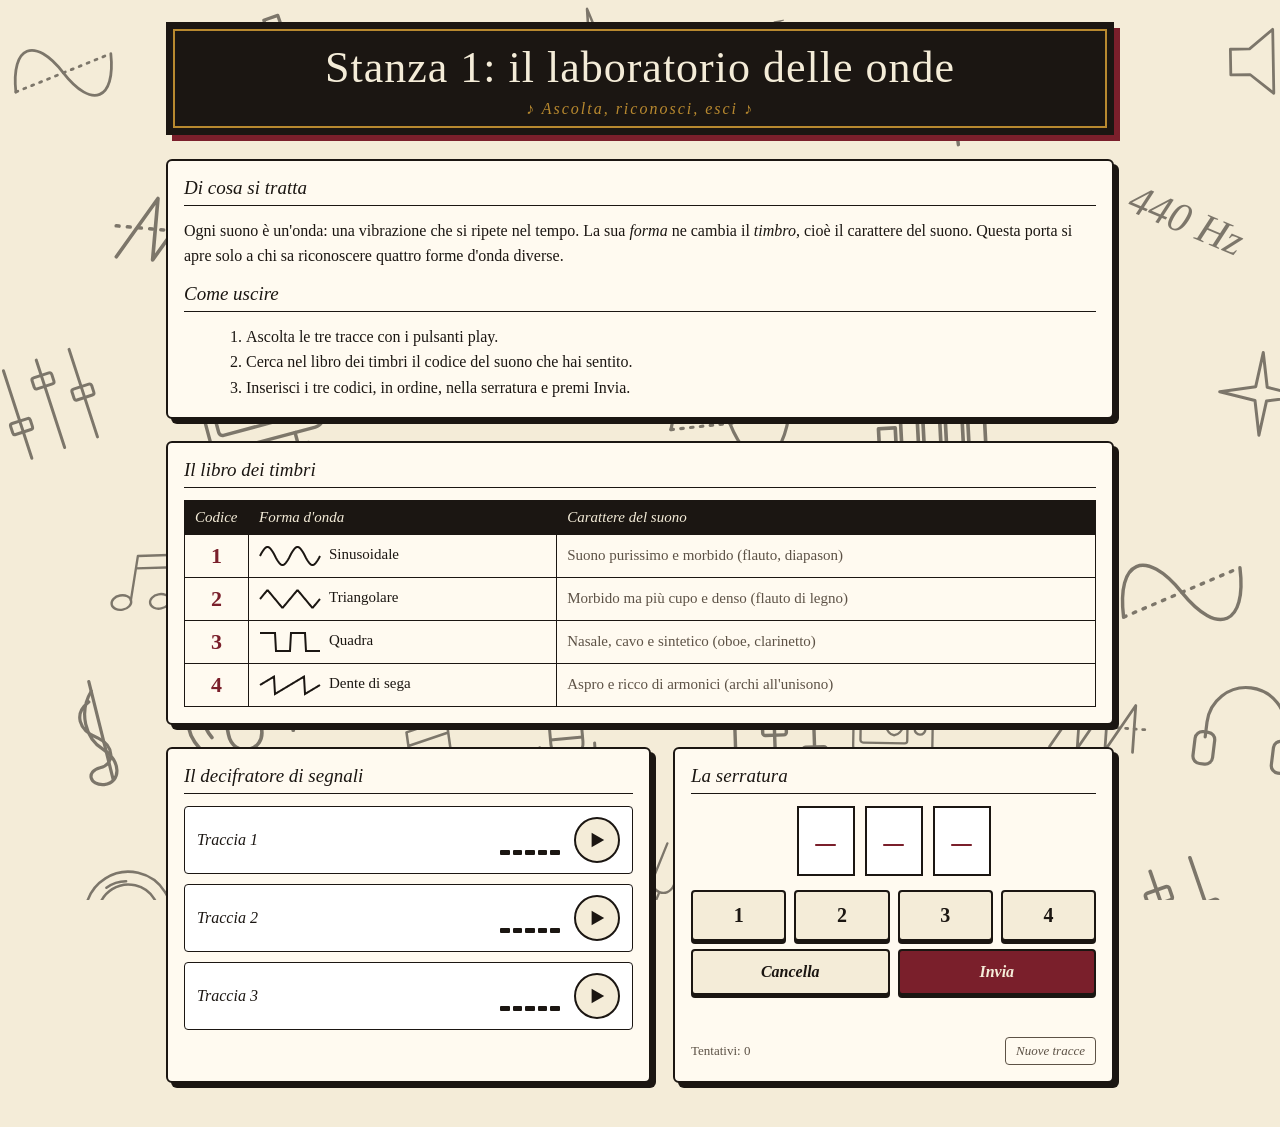
<file: rooms/first_room/index.html>
<!DOCTYPE html>
<html lang="it">
<head>
  <meta charset="UTF-8">
  <meta name="viewport" content="width=device-width, initial-scale=1">
  <title>Stanza 1 – Il laboratorio delle onde</title>

  <link rel="stylesheet" href="../../shared/base.css">
  <link rel="stylesheet" href="style.css">

  <script src="../../shared/doodles.js" defer></script>
  <script src="audio.js" defer></script>
  <script src="main.js" defer></script>
</head>
<body>

  <svg id="doodles" aria-hidden="true"></svg>

  <main>
    <header class="banner">
      <h1>Stanza 1: il laboratorio delle onde</h1>
      <p>♪ Ascolta, riconosci, esci ♪</p>
    </header>

    <section class="card intro">
      <h2>Di cosa si tratta</h2>
      <p>Ogni suono è un'onda: una vibrazione che si ripete nel tempo. La sua <i>forma</i> ne cambia il <i>timbro</i>, cioè il carattere del suono. Questa porta si apre solo a chi sa riconoscere quattro forme d'onda diverse.</p>

      <h2 class="how">Come uscire</h2>
      <ol>
        <li>Ascolta le tre tracce con i pulsanti play.</li>
        <li>Cerca nel libro dei timbri il codice del suono che hai sentito.</li>
        <li>Inserisci i tre codici, in ordine, nella serratura e premi Invia.</li>
      </ol>
    </section>

    <section class="card">
      <h2>Il libro dei timbri</h2>
      <table>
        <thead>
          <tr><th>Codice</th><th>Forma d'onda</th><th>Carattere del suono</th></tr>
        </thead>
        <tbody id="legend"></tbody>
      </table>
    </section>

    <div class="cols">
      <section class="card">
        <h2>Il decifratore di segnali</h2>
        <div id="tracks"></div>
      </section>

      <section class="card" id="lock">
        <h2>La serratura</h2>
        <div class="display" id="display"></div>
        <div class="pad" id="pad"></div>
        <div class="status" id="status" role="status" aria-live="polite"></div>
        <div class="tools">
          <span id="tries">Tentativi: 0</span>
          <button class="ghost" id="regen" type="button">Nuove tracce</button>
        </div>
      </section>
    </div>
  </main>

  <div id="win">
    <div>
      <h2>Porta aperta!</h2>
      <p>Hai riconosciuto le tre onde. La sala successiva ti aspetta.</p>
      <button class="key go" id="next" type="button">Alla stanza 2</button>
    </div>
  </div>

</body>
</html>
</file>
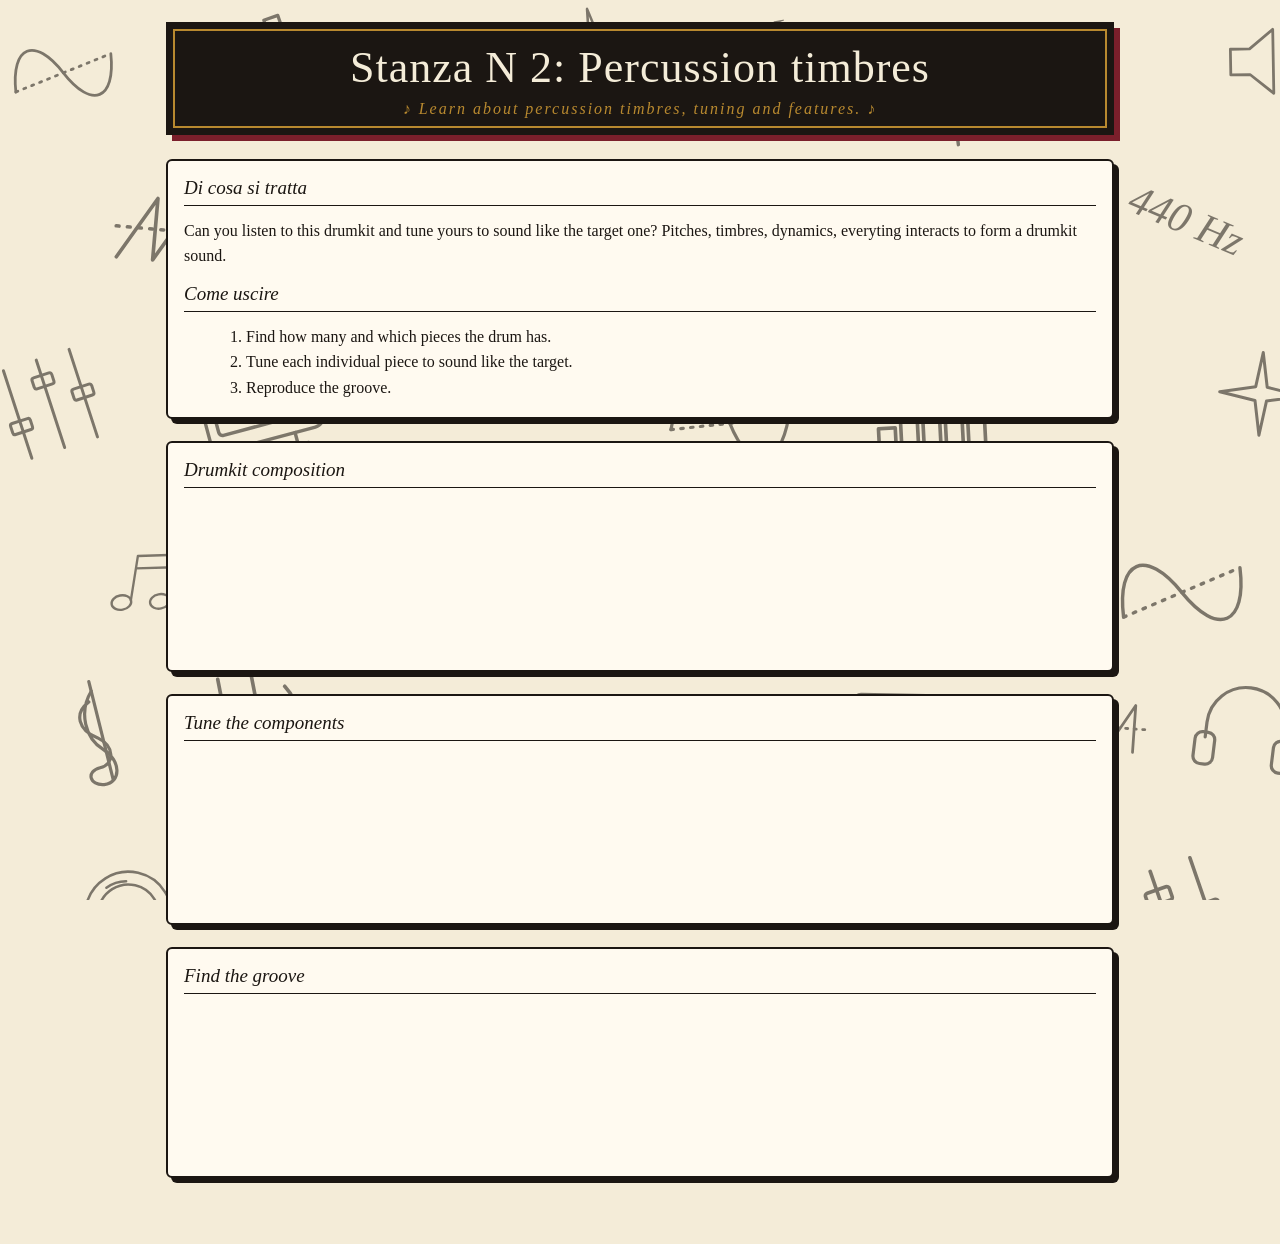
<file: rooms/percussion-room/index.html>
<!DOCTYPE html>
<html lang="it">
<head>
  <meta charset="UTF-8">
  <meta name="viewport" content="width=device-width, initial-scale=1">
  <!-- TODO: room title -->
  <title>Room # – Drums and percussions</title>

  <link rel="stylesheet" href="../../shared/base.css">
  <link rel="stylesheet" href="style.css">

  <script src="../../shared/doodles.js" defer></script>
  <script src="main.js" defer></script>
</head>
<body>

  <!-- Doodle background (filled by shared/doodles.js) -->
  <svg id="doodles" aria-hidden="true"></svg>

  <main>
    <!-- Header -->
    <header class="banner">
      <h1>Stanza N 2: Percussion timbres</h1>
      <p>♪ Learn about percussion timbres, tuning and features. ♪</p>
    </header>

    <!-- Intro: story + rules -->
    <section class="card intro">
      <h2>Di cosa si tratta</h2>
      <p>Can you listen to this drumkit and tune yours to sound like the target one? Pitches, timbres, dynamics, everyting interacts to form a drumkit sound.</p>

      <h2 class="how">Come uscire</h2>
      <ol>
        <li>Find how many and which pieces the drum has.</li>
        <li>Tune each individual piece to sound like the target.</li>
        <li>Reproduce the groove.</li>
      </ol>
    </section>

    <!-- Puzzle: put the room's interactive content here -->
    <section class="card" id="drum-comp">
      <h2>Drumkit composition</h2>
      <div id="puzzle-area"></div>
      <div class="status" id="status" role="status" aria-live="polite"></div>
    </section>

    <section class="card" id="tune-drum">
      <h2>Tune the components</h2>
      <div id="puzzle-area"></div>
      <div class="status" id="status" role="status" aria-live="polite"></div>
    </section>

    <section class="card" id="groove-finder">
      <h2>Find the groove</h2>
      <div id="puzzle-area"></div>
      <div class="status" id="status" role="status" aria-live="polite"></div>
    </section>
  </main>

  <!-- Win screen: shown by winRoom() in main.js -->
  <div id="win">
    <div>
      <h2>Porta aperta!</h2>
      <p>Messaggio di vittoria.</p>
      <button class="key go" id="next" type="button">Alla stanza successiva</button>
    </div>
  </div>

</body>
</html>
</file>
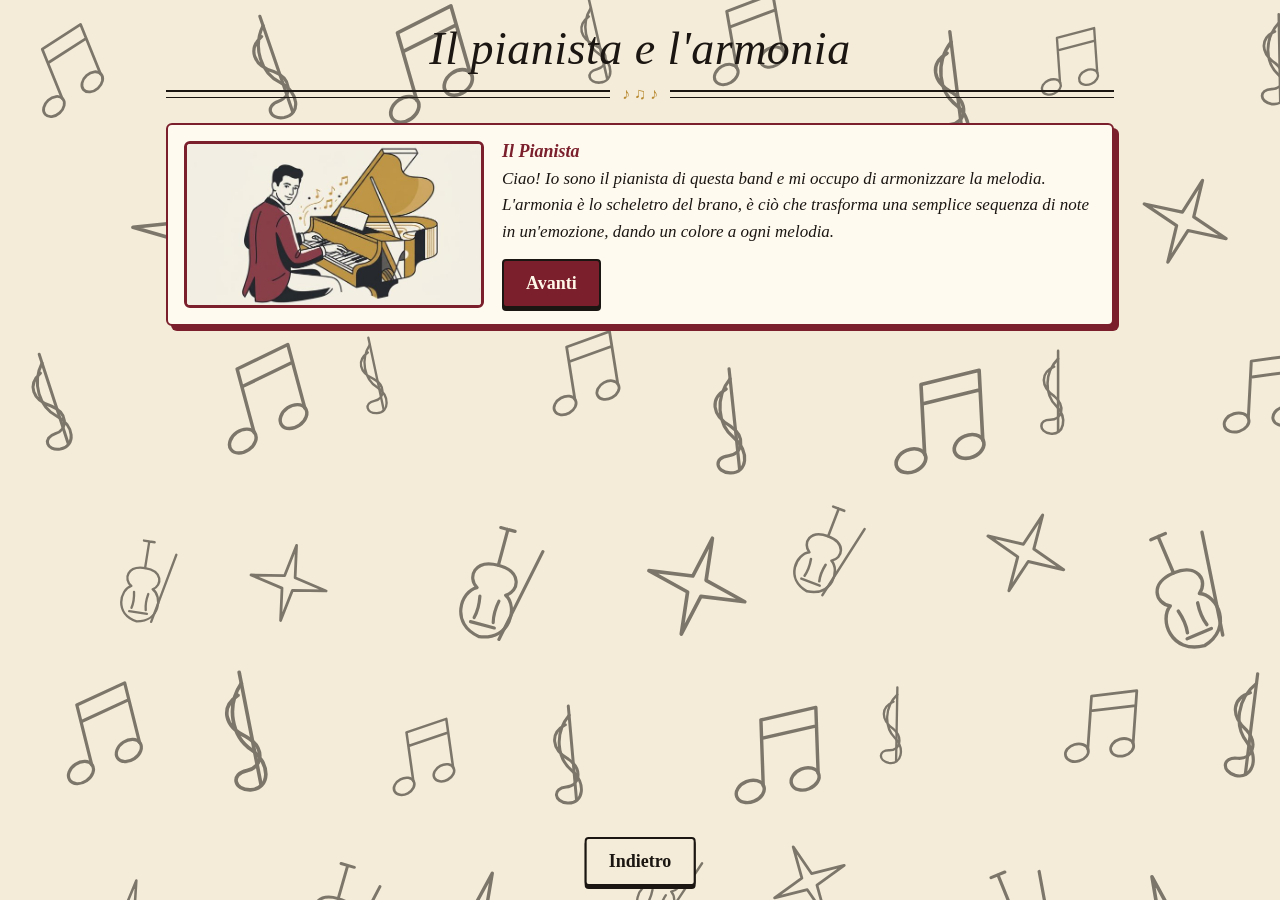
<file: rooms/piano_room/index.html>
<!DOCTYPE html>
<html lang="it">
<head>
  <meta charset="UTF-8">
  <meta name="viewport" content="width=device-width, initial-scale=1">
  <title>Il pianista e l'armonia</title>
  <link rel="stylesheet" href="style.css">
  <script src="audio.js" defer></script>
  <script src="main.js" defer></script>
</head>
<body>

<!-- Libreria di disegni a mano (stile doodle, tema classico) -->
<svg width="0" height="0" style="position:absolute" aria-hidden="true">
  <defs>
    <g id="d-note"><ellipse cx="30" cy="76" rx="11" ry="8" transform="rotate(-20 30 76)"/><ellipse cx="72" cy="68" rx="11" ry="8" transform="rotate(-20 72 68)"/><path d="M40 72V22L82 14V64M40 36L82 28"/></g>
    <g id="d-vinyl"><circle cx="50" cy="50" r="44"/><circle cx="50" cy="50" r="31"/><circle cx="50" cy="50" r="14"/><circle cx="50" cy="50" r="2"/><path d="M22 28A34 34 0 0 1 40 17"/></g>
    <g id="d-metro"><path d="M30 92L42 12H58L70 92Z"/><path d="M24 92H76M50 80L63 28M57 40H69"/><circle cx="50" cy="60" r="3"/></g>
    <g id="d-violin"><path d="M50 4V34M44 4H56"/><path d="M50 34C30 34 28 50 38 56C26 62 24 90 50 94C76 90 74 62 62 56C72 50 70 34 50 34Z"/><path d="M42 62Q44 72 42 80M58 62Q56 72 58 80M40 84H60"/><path d="M82 14L66 92"/></g>
    <g id="d-piano"><rect x="8" y="28" width="84" height="48" rx="2"/><path d="M22 28V76M36 28V76M50 28V76M64 28V76M78 28V76"/><path d="M18 28V56H26V28M32 28V56H40V28M60 28V56H68V28M74 28V56H82V28" /></g>
    <g id="d-phones"><path d="M18 62V50A32 32 0 0 1 82 50V62"/><rect x="10" y="58" width="16" height="26" rx="6"/><rect x="74" y="58" width="16" height="26" rx="6"/></g>
    <g id="d-clef"><path d="M54 6V88"/><path d="M54 14C40 28 40 50 52 62C64 74 60 92 46 90C34 88 34 76 46 76C58 76 62 62 50 52C36 42 36 28 50 22"/></g>
    <g id="d-fork"><path d="M38 8V48C38 66 62 66 62 48V8M50 62V92"/><path d="M26 30Q20 38 26 46M74 30Q80 38 74 46"/></g>
    <g id="d-staff"><path d="M4 30H96M4 42H96M4 54H96M4 66H96M4 78H96"/><ellipse cx="36" cy="60" rx="8" ry="6" transform="rotate(-20 36 60)"/><path d="M43 58V22"/></g>
    <g id="d-star"><path d="M50 14L55 44L86 50L55 56L50 86L45 56L14 50L45 44Z"/></g>
    <g id="d-adagio"><text x="4" y="58" font-family="Georgia,serif" font-style="italic" font-size="30" stroke="none" fill="#1b1612">Adagio</text></g>
    <g id="d-forte"><text x="14" y="62" font-family="Georgia,serif" font-style="italic" font-weight="bold" font-size="46" stroke="none" fill="#1b1612">ff</text></g>
  </defs>
</svg>
<svg id="doodles" aria-hidden="true"></svg>

<main>
  <h1>Il pianista e l'armonia</h1>
  <div class="rule">♪ ♫ ♪</div>

  <section class="card maestro">
    <div class="avatar"><img id="face" alt="Il pianista" src="img/pianista_normale.jpg"></div>
    <div>
      <b>Il Pianista</b>
      <p id="say" role="status" aria-live="polite"></p>
      <div class="act" id="act"></div>
    </div>
  </section>

  <section class="card" id="game" style="display:none"></section>
</main>

<button class="key back" id="back" type="button">Indietro</button>

<div id="ask"><div class="card">
  <p>Sei sicuro di tornare indietro? Tutti i progressi andranno persi</p>
  <div class="act"><button class="key go" id="yes" type="button">Sì</button><button class="key" id="no" type="button">No</button></div>
</div></div>

</body>
</html>
</file>
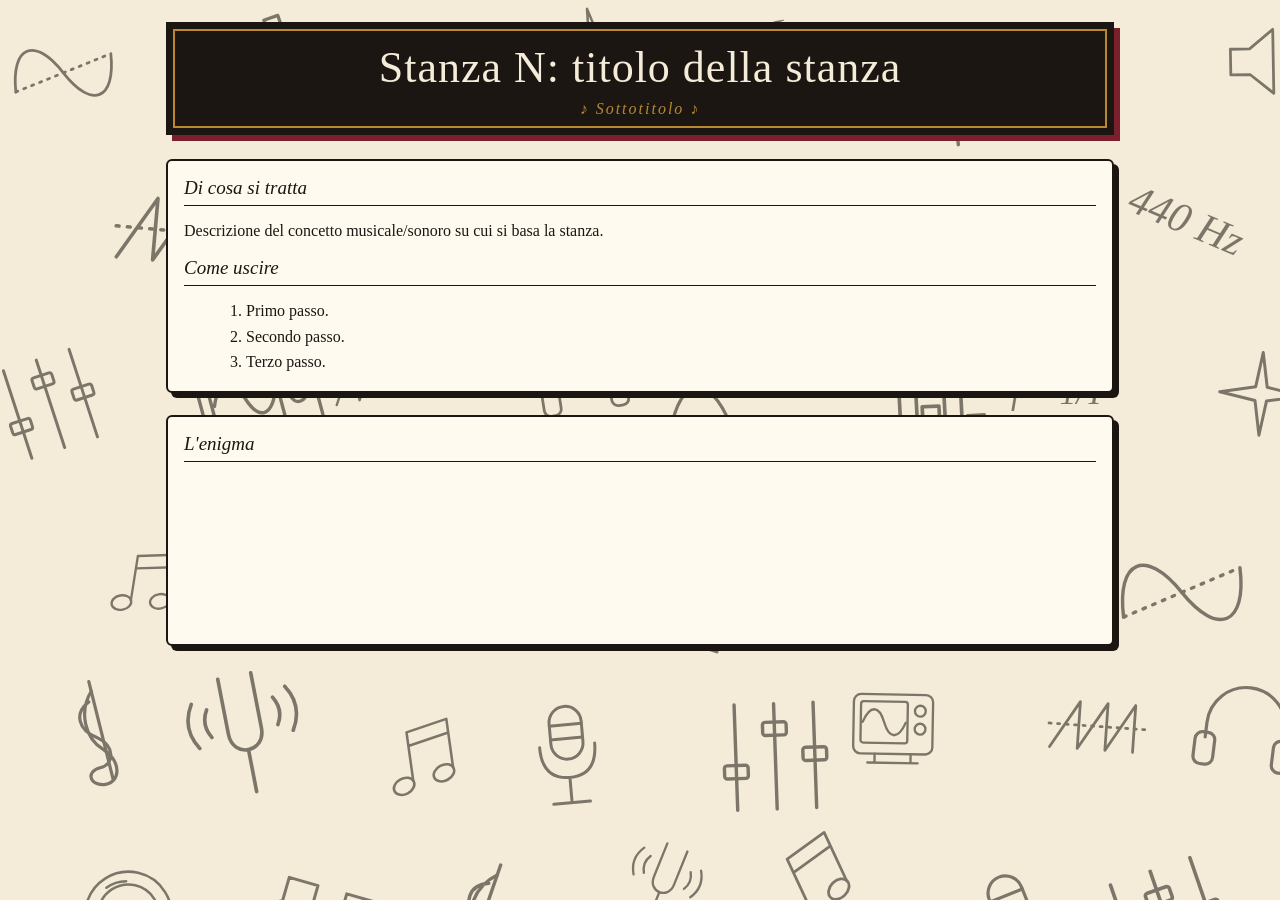
<file: rooms/template/index.html>
<!DOCTYPE html>
<html lang="it">
<head>
  <meta charset="UTF-8">
  <meta name="viewport" content="width=device-width, initial-scale=1">
  <!-- TODO: room title -->
  <title>Stanza N – Titolo della stanza</title>

  <link rel="stylesheet" href="../../shared/base.css">
  <link rel="stylesheet" href="style.css">

  <script src="../../shared/doodles.js" defer></script>
  <script src="main.js" defer></script>
</head>
<body>

  <!-- Doodle background (filled by shared/doodles.js) -->
  <svg id="doodles" aria-hidden="true"></svg>

  <main>
    <!-- Header -->
    <header class="banner">
      <h1>Stanza N: titolo della stanza</h1>
      <p>♪ Sottotitolo ♪</p>
    </header>

    <!-- Intro: story + rules -->
    <section class="card intro">
      <h2>Di cosa si tratta</h2>
      <p>Descrizione del concetto musicale/sonoro su cui si basa la stanza.</p>

      <h2 class="how">Come uscire</h2>
      <ol>
        <li>Primo passo.</li>
        <li>Secondo passo.</li>
        <li>Terzo passo.</li>
      </ol>
    </section>

    <!-- Puzzle: put the room's interactive content here -->
    <section class="card" id="puzzle">
      <h2>L'enigma</h2>
      <div id="puzzle-area"></div>
      <div class="status" id="status" role="status" aria-live="polite"></div>
    </section>
  </main>

  <!-- Win screen: shown by winRoom() in main.js -->
  <div id="win">
    <div>
      <h2>Porta aperta!</h2>
      <p>Messaggio di vittoria.</p>
      <button class="key go" id="next" type="button">Alla stanza successiva</button>
    </div>
  </div>

</body>
</html>
</file>
<file: shared/base.css>
/* =========================================================
   Shared styles for every room
   ========================================================= */

/* ---------- Palette ---------- */
:root {
  --paper: #f4ecd8;
  --card:  #fffaf0;
  --ink:   #1b1612;
  --soft:  #5d5246;
  --wine:  #7a1f2b;
  --gold:  #b8892f;
  --ok:    #2f6b3f;
  --bad:   #b3261e;
}

/* ---------- Base ---------- */
* { box-sizing: border-box; margin: 0; }

body {
  background: var(--paper);
  color: var(--ink);
  font-family: Georgia, "Palatino Linotype", Palatino, serif;
  min-height: 100vh;
}

main {
  position: relative;
  z-index: 1;
  max-width: 980px;
  margin: 0 auto;
  padding: 22px 16px 44px;
}

:focus-visible { outline: 3px solid var(--gold); outline-offset: 2px; }

/* ---------- Doodle background ---------- */
#doodles {
  position: fixed;
  inset: 0;
  width: 100%;
  height: 100%;
  z-index: 0;
  pointer-events: none;
  opacity: .55;
}

/* ---------- Header ---------- */
.banner {
  background: var(--ink);
  color: var(--paper);
  text-align: center;
  padding: 18px 16px 14px;
  margin-bottom: 24px;
  border: 3px solid var(--ink);
  outline: 2px solid var(--gold);
  outline-offset: -9px;
  box-shadow: 6px 6px 0 var(--wine);
}
.banner h1 {
  font-size: clamp(26px, 5vw, 44px);
  font-weight: normal;
  letter-spacing: 1px;
  line-height: 1.15;
}
.banner p {
  color: var(--gold);
  font-style: italic;
  margin-top: 6px;
  letter-spacing: 2px;
}

/* ---------- Card ---------- */
.card {
  background: var(--card);
  border: 2px solid var(--ink);
  border-radius: 6px;
  padding: 16px;
  box-shadow: 5px 5px 0 var(--ink);
  margin-bottom: 22px;
}
.card h2 {
  font-size: 19px;
  font-style: italic;
  font-weight: normal;
  margin-bottom: 12px;
  padding-bottom: 6px;
  border-bottom: 1px solid var(--ink);
}

/* ---------- Intro ---------- */
.intro p,
.intro li   { line-height: 1.6; }
.intro ol   { margin: 0 0 0 22px; }
.intro .how { margin-top: 14px; }

/* ---------- Status message ---------- */
.status { text-align: center; min-height: 22px; margin-top: 12px; font-style: italic; color: var(--soft); }
.status.bad { color: var(--bad); }

/* ---------- Buttons ---------- */
.key {
  padding: 12px 0;
  border: 2px solid var(--ink);
  border-radius: 4px;
  background: var(--paper);
  font: 700 20px Georgia, serif;
  cursor: pointer;
  box-shadow: 0 3px 0 var(--ink);
  color: var(--ink);
}
.key:hover  { filter: brightness(1.07); }
.key:active { transform: translateY(3px); box-shadow: none; }
.key.go     { background: var(--wine); color: var(--paper); }

.ghost {
  background: none;
  border: 1px solid var(--soft);
  border-radius: 4px;
  padding: 5px 10px;
  font: italic 13px Georgia, serif;
  color: var(--soft);
  cursor: pointer;
}

/* ---------- Win screen ---------- */
#win {
  position: fixed;
  inset: 0;
  z-index: 5;
  background: rgba(244, 236, 216, .93);
  display: none;
  place-items: center;
  text-align: center;
  padding: 20px;
}
#win.show { display: grid; }
#win h2 {
  font-size: 40px;
  font-style: italic;
  font-weight: normal;
  color: var(--ok);
  margin-bottom: 10px;
}
#win p { margin-bottom: 20px; line-height: 1.5; font-style: italic; }
#win .key { padding: 12px 28px; }

/* ---------- Shared animations ---------- */
.shake { animation: shake .4s; }
@keyframes shake {
  20% { transform: translateX(-8px); }
  40% { transform: translateX(8px); }
  60% { transform: translateX(-5px); }
  80% { transform: translateX(5px); }
}
</file>
<file: rooms/first_room/style.css>
/* =========================================================
   First room – Il laboratorio delle onde
   ========================================================= */

/* ---------- Timbre book (table) ---------- */
table { width: 100%; border-collapse: collapse; font-size: 15px; }
th, td {
  border: 1px solid var(--ink);
  padding: 8px 10px;
  text-align: left;
  vertical-align: middle;
}
th { background: var(--ink); color: var(--paper); font-weight: normal; font-style: italic; }
td.n { font: 700 22px Georgia, serif; text-align: center; width: 64px; color: var(--wine); }
td.w { white-space: nowrap; }
td.w svg {
  width: 62px;
  height: 24px;
  vertical-align: middle;
  margin-right: 8px;
  stroke: var(--ink);
  fill: none;
  stroke-width: 2;
}
td.d { color: var(--soft); }

/* ---------- Two-column layout ---------- */
.cols { display: grid; grid-template-columns: 1.1fr 1fr; gap: 22px; }
.cols .card { margin-bottom: 0; }

/* ---------- Audio tracks ---------- */
.track {
  display: flex;
  align-items: center;
  gap: 14px;
  border: 1px solid var(--ink);
  border-radius: 4px;
  padding: 10px 12px;
  margin-bottom: 10px;
  background: #fff;
}
.track span { font-style: italic; flex: 1; }

.play {
  width: 46px;
  height: 46px;
  border-radius: 50%;
  border: 2px solid var(--ink);
  background: var(--paper);
  cursor: pointer;
  display: grid;
  place-items: center;
}
.play:hover    { background: var(--gold); }
.play:disabled { opacity: .45; cursor: wait; }
.play svg      { width: 18px; height: 18px; fill: var(--ink); }

/* Animated equalizer */
.bars { display: flex; align-items: flex-end; gap: 3px; height: 30px; width: 60px; }
.bars i { flex: 1; height: 5px; background: var(--ink); border-radius: 1px; }
.track.on .bars i              { animation: eq .5s ease-in-out infinite alternate; }
.track.on .bars i:nth-child(2) { animation-delay: -.2s; }
.track.on .bars i:nth-child(3) { animation-delay: -.4s; }
.track.on .bars i:nth-child(4) { animation-delay: -.1s; }
.track.on .bars i:nth-child(5) { animation-delay: -.3s; }
@keyframes eq { to { height: 30px; } }

/* ---------- Lock ---------- */
.display { display: flex; gap: 10px; justify-content: center; margin-bottom: 14px; }
.digit {
  width: 58px;
  height: 70px;
  border: 2px solid var(--ink);
  background: #fff;
  display: grid;
  place-items: center;
  font-size: 40px;
  color: var(--wine);
}

.pad { display: grid; grid-template-columns: repeat(4, 1fr); gap: 8px; }
.key.wide { grid-column: span 2; font-size: 16px; font-style: italic; }

.tools {
  display: flex;
  justify-content: space-between;
  align-items: center;
  margin-top: 8px;
  font-size: 13px;
  color: var(--soft);
}

/* ---------- Responsive / accessibility ---------- */
@media (max-width: 760px) {
  .cols { grid-template-columns: 1fr; }
  td.d, th:nth-child(3) { display: none; }
}

@media (prefers-reduced-motion: reduce) {
  .track.on .bars i { animation: none; height: 18px; }
}
</file>
<file: rooms/percussion-room/style.css>
/* =========================================================
   Template room – room-specific styles
   Shared styles (palette, .card, .banner, .intro, .status, .key, #win, .shake)
   live in shared/base.css: only add what this room needs.
   ========================================================= */

/* ---------- Puzzle ---------- */
#puzzle-area { min-height: 120px; }

/* ---------- Responsive ---------- */
@media (max-width: 760px) {
}
</file>
<file: rooms/piano_room/style.css>
/* Il pianista e l'armonia – stile */

:root{
  --paper:#f4ecd8; --card:#fffaf0; --ink:#1b1612; --soft:#5d5246;
  --wine:#7a1f2b; --gold:#b8892f; --ok:#2f6b3f; --bad:#b3261e;
}
*{box-sizing:border-box;margin:0}
body{background:var(--paper);color:var(--ink);font-family:Georgia,"Palatino Linotype",Palatino,serif;min-height:100vh;transition:background .8s}
body.joy{--paper:#fbe7a0;--card:#fff8dc;--gold:#e0a000}
body.mel{--paper:#bfcde0;--card:#eef3f9;--wine:#2b4a7a;--gold:#6f8fb8}
body.scary{--paper:#5a3a4a;--card:#ecd8dc;--wine:#4a1030;--gold:#8a2a3a}
#doodles{position:fixed;inset:0;width:100%;height:100%;z-index:0;pointer-events:none;opacity:.55}
main{position:relative;z-index:1;max-width:980px;margin:0 auto;padding:22px 16px 90px}

h1{text-align:center;font-size:clamp(28px,5vw,46px);font-style:italic;font-weight:normal;letter-spacing:.5px}
.rule{display:flex;align-items:center;gap:12px;margin:10px 0 20px;color:var(--gold)}
.rule::before,.rule::after{content:"";flex:1;border-top:2px solid var(--ink);border-bottom:1px solid var(--ink);height:5px}

.card{background:var(--card);border:2px solid var(--ink);border-radius:6px;padding:16px;
  box-shadow:5px 5px 0 var(--ink);margin-bottom:22px;transition:background .8s}
.card h2{font-size:19px;font-style:italic;font-weight:normal;margin-bottom:12px;padding-bottom:6px;border-bottom:1px solid var(--ink)}

.maestro{display:flex;gap:18px;align-items:center;border-color:var(--wine);box-shadow:5px 5px 0 var(--wine)}
.avatar{flex:none;width:300px;border-radius:6px;border:3px solid var(--wine);background:#fff;overflow:hidden}
.avatar img{display:block;width:100%;height:auto}
.pop{animation:pop .35s}
@keyframes pop{0%{transform:scale(.96)}60%{transform:scale(1.03)}100%{transform:scale(1)}}
.maestro b{color:var(--wine);font-size:18px;font-style:italic}
.maestro p{margin-top:4px;line-height:1.55;font-style:italic;font-size:17px}
.act{display:flex;gap:10px;margin-top:14px;flex-wrap:wrap}

.track{display:flex;align-items:center;gap:14px;border:1px solid var(--ink);border-radius:4px;padding:10px 12px;margin-bottom:10px;background:#fff}
.track span{font-style:italic;flex:1}
.play{width:46px;height:46px;border-radius:50%;border:2px solid var(--ink);background:var(--paper);cursor:pointer;font-size:16px;color:var(--ink)}
.play:hover{background:var(--gold)}
.bars{display:flex;align-items:flex-end;gap:3px;height:30px;width:60px}
.bars i{flex:1;height:5px;background:var(--ink);border-radius:1px}
.on .bars i{animation:eq .5s ease-in-out infinite alternate}
.on .bars i:nth-child(2){animation-delay:-.2s}.on .bars i:nth-child(3){animation-delay:-.4s}
.on .bars i:nth-child(4){animation-delay:-.1s}.on .bars i:nth-child(5){animation-delay:-.3s}
@keyframes eq{to{height:30px}}

.key{padding:12px 22px;border:2px solid var(--ink);border-radius:4px;background:var(--paper);font:700 18px Georgia,serif;cursor:pointer;box-shadow:0 3px 0 var(--ink);color:var(--ink)}
.key:active{transform:translateY(3px);box-shadow:none}
.key.go{background:var(--wine);color:#fff7e8}
.key.sel{background:var(--gold)}
.key.bad{opacity:.4;text-decoration:line-through}
.key:disabled{opacity:.45;cursor:not-allowed}
.key:hover:not(:disabled){filter:brightness(1.07)}
:focus-visible{outline:3px solid var(--gold);outline-offset:2px}
.status{text-align:center;min-height:22px;margin-top:10px;font-style:italic;color:var(--soft)}
.tools{display:flex;justify-content:space-between;align-items:center;margin-top:14px}
.shake{animation:shake .4s}
@keyframes shake{20%{transform:translateX(-8px)}40%{transform:translateX(8px)}60%{transform:translateX(-5px)}80%{transform:translateX(5px)}}

.blk{display:flex;align-items:center;gap:10px;border:1px solid var(--ink);background:#fff;border-radius:4px;padding:8px 10px;cursor:grab;font-style:italic}
.blk.sel{outline:3px solid var(--gold)}
.blk .bars{width:40px}
.blk .play{width:38px;height:38px}
.pool{display:flex;gap:10px;flex-wrap:wrap;min-height:58px;margin:14px 0;align-items:center}
.zones{display:grid;grid-template-columns:1fr 1fr;gap:12px}
.zone{border:2px dashed var(--ink);border-radius:6px;padding:10px;min-height:130px;display:flex;flex-direction:column;gap:8px;cursor:pointer;background:rgba(255,255,255,.5)}
.zone small,.hint{color:var(--soft);font-style:italic;font-size:14px}
.notes{display:flex;gap:10px;flex-wrap:wrap;justify-content:center;margin:16px 0}
.nk{min-width:80px;padding:16px 10px}
.slots{display:flex;gap:10px;justify-content:center;margin:16px 0;flex-wrap:wrap}
.slot{min-width:80px;height:64px;border:2px solid var(--ink);background:#fff;display:grid;place-items:center;font-size:22px;color:var(--wine)}
.slot.q{border-style:dashed}

html.snd .play,html.snd #chk{opacity:.45;pointer-events:none}
.slot{cursor:pointer}
.back{position:fixed;bottom:14px;left:50%;transform:translateX(-50%);z-index:4}
#ask{position:fixed;inset:0;z-index:6;background:rgba(27,22,18,.6);display:none;place-items:center;padding:20px}
#ask.show{display:grid}
#ask .card{max-width:420px;text-align:center;margin:0}
#ask p{font-size:19px;font-style:italic;margin-bottom:18px;line-height:1.4}
#ask .act{justify-content:center}

@media (max-width:760px){
  .maestro{flex-direction:column;text-align:center}
  .avatar{width:100%;max-width:340px}
  .act{justify-content:center}
}
@media (prefers-reduced-motion:reduce){.on .bars i{animation:none;height:18px}.pop,.shake{animation:none}}
</file>
<file: rooms/template/style.css>
/* =========================================================
   Template room – room-specific styles
   Shared styles (palette, .card, .banner, .intro, .status, .key, #win, .shake)
   live in shared/base.css: only add what this room needs.
   ========================================================= */

/* ---------- Puzzle ---------- */
#puzzle-area { min-height: 120px; }

/* ---------- Responsive ---------- */
@media (max-width: 760px) {
}
</file>
